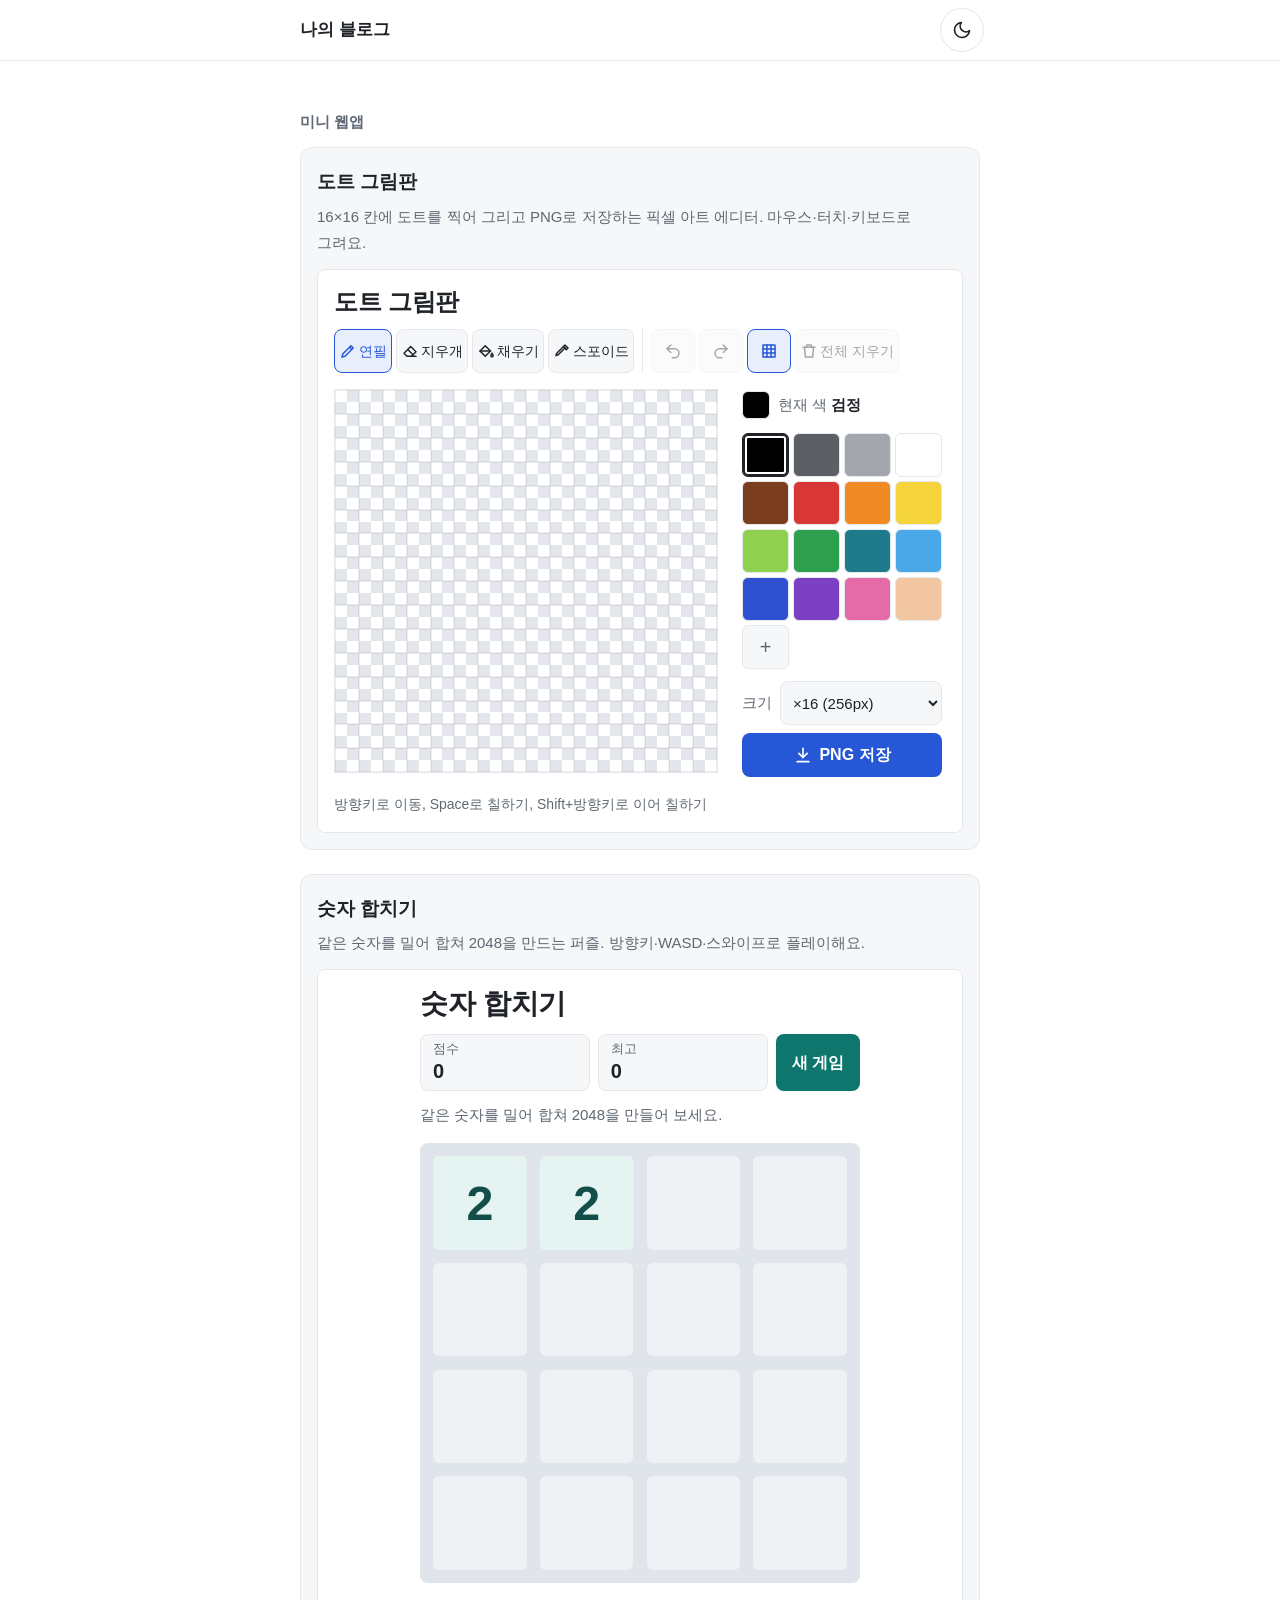
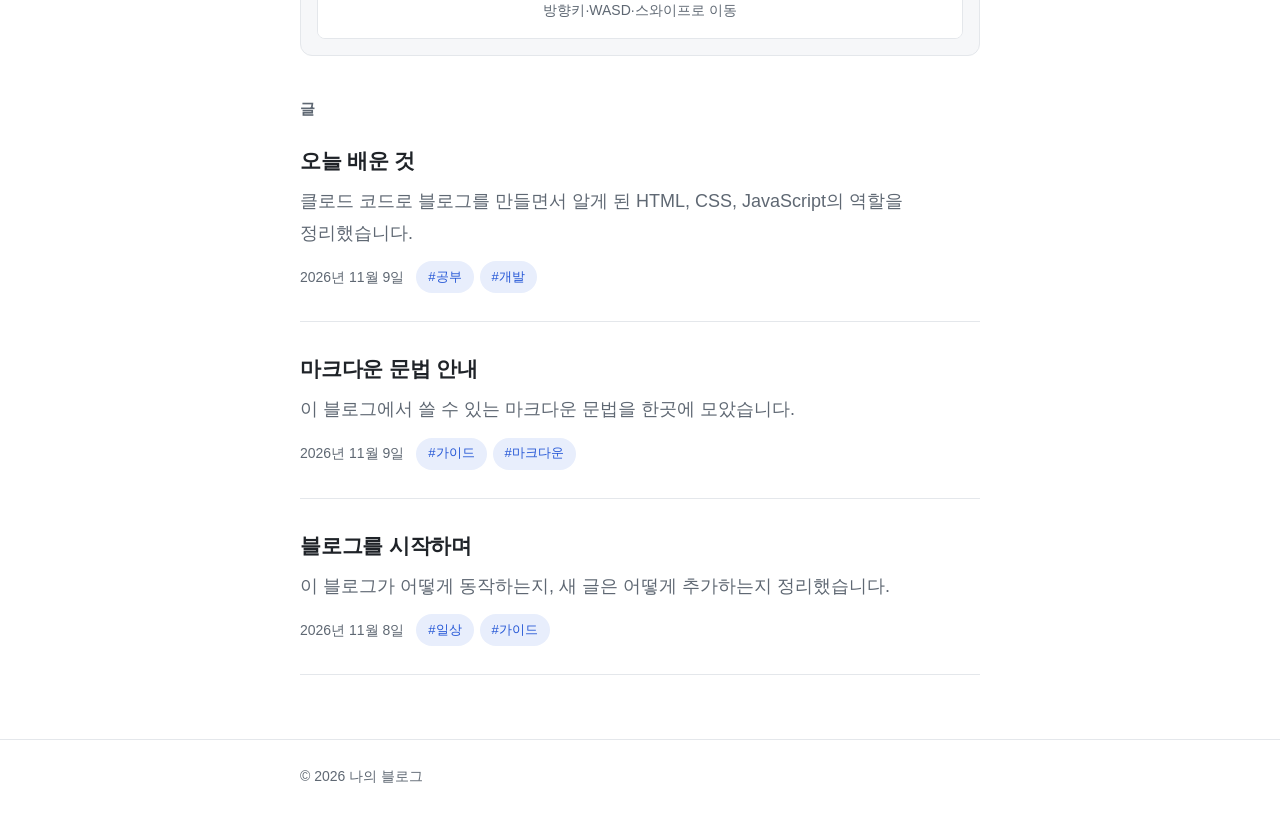
<file: index.html>
<!doctype html>
<html lang="ko">
<head>
  <meta charset="utf-8">
  <meta name="viewport" content="width=device-width, initial-scale=1">
  <title>나의 블로그</title>
  <meta name="description" content="마크다운으로 쓰는 개인 블로그">
  <link rel="icon" href="data:image/svg+xml,%3Csvg xmlns='http://www.w3.org/2000/svg' viewBox='0 0 100 100'%3E%3Ctext y='.9em' font-size='90'%3E%F0%9F%93%9D%3C/text%3E%3C/svg%3E">
  <script>
    // 첫 화면을 그리기 전에 저장된 테마를 적용해 깜빡임을 막는다
    try {
      const theme = localStorage.getItem('theme');
      if (theme === 'dark' || theme === 'light') document.documentElement.dataset.theme = theme;
    } catch (e) {}
  </script>
  <link rel="stylesheet" href="css/style.css">
  <script type="module" src="js/main.js"></script>
</head>
<body>
  <a class="skip-link" href="#app">본문으로 건너뛰기</a>

  <header class="site-header">
    <div class="container header-inner">
      <a class="site-title" href="#/">나의 블로그</a>
      <button type="button" class="theme-toggle" id="theme-toggle" aria-label="다크 모드로 전환">
        <svg class="icon icon-moon" viewBox="0 0 24 24" aria-hidden="true">
          <path d="M21 12.8A9 9 0 1 1 11.2 3a7 7 0 0 0 9.8 9.8z" />
        </svg>
        <svg class="icon icon-sun" viewBox="0 0 24 24" aria-hidden="true">
          <circle cx="12" cy="12" r="4" />
          <path d="M12 2v2M12 20v2M4.9 4.9l1.4 1.4M17.7 17.7l1.4 1.4M2 12h2M20 12h2M4.9 19.1l1.4-1.4M17.7 6.3l1.4-1.4" />
        </svg>
      </button>
    </div>
  </header>

  <main id="app" class="container site-main" tabindex="-1">
    <noscript>
      <p class="message">이 블로그는 JavaScript가 켜져 있어야 글을 보여줄 수 있어요.</p>
    </noscript>
  </main>

  <footer class="site-footer">
    <div class="container">© 2026 나의 블로그</div>
  </footer>
</body>
</html>
</file>
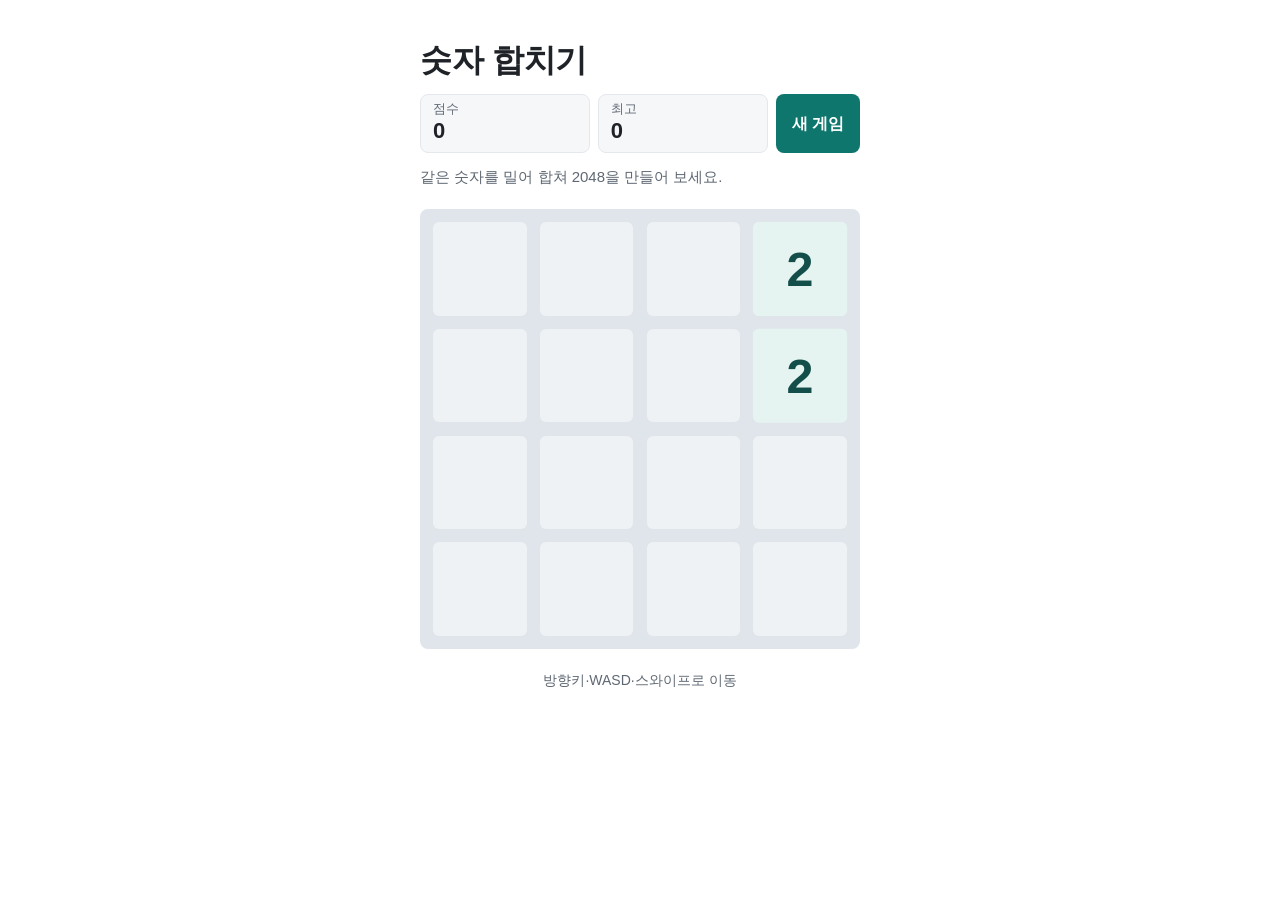
<file: apps/number-merge/index.html>
<!doctype html>
<html lang="ko">
<head>
  <meta charset="utf-8">
  <meta name="viewport" content="width=device-width, initial-scale=1">
  <title>숫자 합치기</title>
  <meta name="description" content="같은 숫자를 밀어 합쳐 2048을 만드는 퍼즐. 키보드와 스와이프로 플레이.">
  <link rel="icon" href="data:image/svg+xml,%3Csvg xmlns='http://www.w3.org/2000/svg' viewBox='0 0 100 100'%3E%3Ctext y='.9em' font-size='90'%3E%F0%9F%94%A2%3C/text%3E%3C/svg%3E">
  <script>
    // 블로그에서 고른 테마를 첫 화면 전에 적용해 깜빡임을 막는다
    try {
      const theme = localStorage.getItem('theme');
      if (theme === 'dark' || theme === 'light') document.documentElement.dataset.theme = theme;
    } catch (e) {}
  </script>
  <link rel="stylesheet" href="style.css">
  <script type="module" src="ui.js"></script>
</head>
<body>
  <div class="app">
    <header class="app-header">
      <h1 class="app-title">숫자 합치기</h1>
      <div class="scoreboard">
        <div class="score-box">
          <span class="score-label" id="score-label">점수</span>
          <span class="score-value" id="score" aria-labelledby="score-label">0</span>
        </div>
        <div class="score-box">
          <span class="score-label" id="best-label">최고</span>
          <span class="score-value" id="best" aria-labelledby="best-label">0</span>
        </div>
        <button type="button" class="button" id="new-game">새 게임</button>
      </div>
      <p class="app-intro">같은 숫자를 밀어 합쳐 2048을 만들어 보세요.</p>
    </header>

    <main class="app-main">
      <div class="board-wrap">
        <div class="board" id="board" tabindex="0" role="group" aria-label="게임 보드" aria-describedby="controls-hint">
          <div class="cells" id="cells" aria-hidden="true"></div>
          <div class="tiles" id="tiles"></div>
        </div>

        <div class="overlay" id="overlay" role="dialog" aria-labelledby="overlay-title" hidden>
          <p class="overlay-title" id="overlay-title"></p>
          <p class="overlay-detail" id="overlay-detail"></p>
          <div class="overlay-actions">
            <button type="button" class="button" id="continue">계속하기</button>
            <button type="button" class="button" id="overlay-new-game">새 게임</button>
            <button type="button" class="button" id="retry">다시 하기</button>
          </div>
        </div>
      </div>
      <noscript>
        <p class="app-intro">이 게임은 JavaScript가 켜져 있어야 플레이할 수 있어요.</p>
      </noscript>
    </main>

    <footer class="app-footer">
      <p id="controls-hint">방향키·WASD·스와이프로 이동</p>
    </footer>
  </div>

  <div class="visually-hidden" id="status" aria-live="polite"></div>
</body>
</html>
</file>
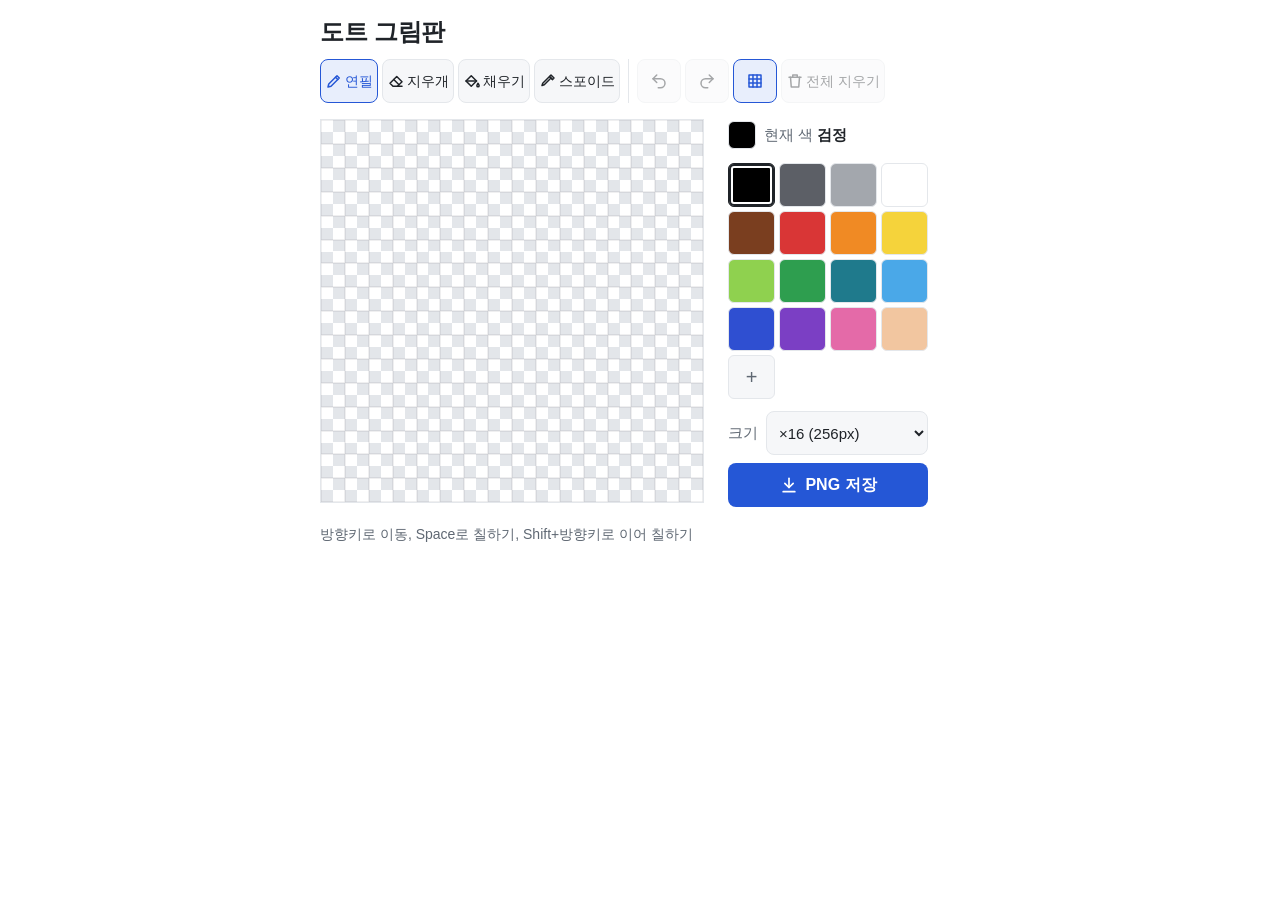
<file: apps/pixel-editor/index.html>
<!doctype html>
<html lang="ko">
<head>
  <meta charset="utf-8">
  <meta name="viewport" content="width=device-width, initial-scale=1">
  <title>도트 그림판</title>
  <meta name="description" content="16×16 칸에 도트를 찍어 그리고 PNG로 저장하는 픽셀 아트 에디터.">
  <link rel="icon" href="data:image/svg+xml,%3Csvg xmlns='http://www.w3.org/2000/svg' viewBox='0 0 100 100'%3E%3Ctext y='.9em' font-size='90'%3E%F0%9F%8E%A8%3C/text%3E%3C/svg%3E">
  <script>
    // 블로그에서 고른 테마를 첫 화면 전에 적용해 깜빡임을 막는다
    try {
      const theme = localStorage.getItem('theme');
      if (theme === 'dark' || theme === 'light') document.documentElement.dataset.theme = theme;
    } catch (e) {}
  </script>
  <link rel="stylesheet" href="style.css">
  <script type="module" src="ui.js"></script>
</head>
<body>
  <div class="app">
    <header class="app-header">
      <h1 class="app-title">도트 그림판</h1>
    </header>

    <main class="app-main">
      <div class="toolbar">
        <div class="tool-group" role="group" aria-label="도구">
          <button type="button" class="tool-button" data-tool="pencil" aria-pressed="true" aria-label="연필" title="연필 (P)" aria-keyshortcuts="P">
            <svg class="icon" viewBox="0 0 24 24" aria-hidden="true" focusable="false"><path d="M4 20l1-4L16 5l3 3L8 19z"/><path d="M14 7l3 3"/></svg>
            <span class="button-label">연필</span>
          </button>
          <button type="button" class="tool-button" data-tool="eraser" aria-pressed="false" aria-label="지우개" title="지우개 (E)" aria-keyshortcuts="E">
            <svg class="icon" viewBox="0 0 24 24" aria-hidden="true" focusable="false"><path d="M4 15l9-9 7 7-6 6H8z"/><path d="M9 10l7 7"/><path d="M14 19h6"/></svg>
            <span class="button-label">지우개</span>
          </button>
          <button type="button" class="tool-button" data-tool="fill" aria-pressed="false" aria-label="채우기" title="채우기 (F)" aria-keyshortcuts="F">
            <svg class="icon" viewBox="0 0 24 24" aria-hidden="true" focusable="false"><path d="M4 12l7-7 7 7-7 7z"/><path d="M4 12h14"/><path d="M20 15c1 1.5 1.5 2.5 1.5 3.2a1.5 1.5 0 01-3 0c0-.7.5-1.7 1.5-3.2z"/></svg>
            <span class="button-label">채우기</span>
          </button>
          <button type="button" class="tool-button" data-tool="picker" aria-pressed="false" aria-label="스포이드" title="스포이드 (I)" aria-keyshortcuts="I">
            <svg class="icon" viewBox="0 0 24 24" aria-hidden="true" focusable="false"><path d="M14 6l4 4"/><path d="M16 4l4 4-2 2-4-4z"/><path d="M15 9l-8 8-3 1 1-3 8-8"/></svg>
            <span class="button-label">스포이드</span>
          </button>
        </div>

        <div class="edit-group" role="group" aria-label="편집">
          <button type="button" class="tool-button" id="undo" aria-label="되돌리기" title="되돌리기 (Ctrl+Z)" aria-keyshortcuts="Control+Z Meta+Z" disabled>
            <svg class="icon" viewBox="0 0 24 24" aria-hidden="true" focusable="false"><path d="M9 14L4 9l5-5"/><path d="M4 9h10a6 6 0 010 12h-3"/></svg>
          </button>
          <button type="button" class="tool-button" id="redo" aria-label="다시하기" title="다시하기 (Ctrl+Shift+Z)" aria-keyshortcuts="Control+Shift+Z Meta+Shift+Z Control+Y" disabled>
            <svg class="icon" viewBox="0 0 24 24" aria-hidden="true" focusable="false"><path d="M15 14l5-5-5-5"/><path d="M20 9H10a6 6 0 000 12h3"/></svg>
          </button>
          <button type="button" class="tool-button" id="grid-toggle" aria-pressed="true" aria-label="격자선" title="격자선 (G)" aria-keyshortcuts="G">
            <svg class="icon" viewBox="0 0 24 24" aria-hidden="true" focusable="false"><rect x="4" y="4" width="16" height="16"/><path d="M9.3 4v16M14.7 4v16M4 9.3h16M4 14.7h16"/></svg>
          </button>
          <button type="button" class="tool-button" id="clear" aria-label="전체 지우기" title="전체 지우기" disabled>
            <svg class="icon" viewBox="0 0 24 24" aria-hidden="true" focusable="false"><path d="M4 7h16"/><path d="M9 7V4h6v3"/><path d="M6 7l1 13h10l1-13"/></svg>
            <span class="button-label">전체 지우기</span>
          </button>
        </div>
      </div>

      <div class="workspace">
        <div class="canvas show-grid" id="canvas" tabindex="0" role="application" aria-label="16×16 그림판" aria-describedby="controls-hint"></div>

        <div class="side">
          <div class="current-color">
            <span class="current-swatch" id="current-swatch" aria-hidden="true"></span>
            <span class="current-text">현재 색 <strong id="current-name">검정</strong></span>
          </div>

          <div class="palette" id="palette" role="group" aria-label="색상 팔레트">
            <label class="swatch swatch-custom" id="custom-swatch" title="사용자 색 고르기">
              <span class="swatch-custom-mark" aria-hidden="true">+</span>
              <input type="color" class="custom-input" id="custom-color" value="#000000" aria-label="사용자 색 고르기">
            </label>
          </div>

          <div class="save-row">
            <label class="scale-field">
              <span class="scale-label">크기</span>
              <select class="select" id="scale">
                <option value="1">×1 (16px)</option>
                <option value="8">×8 (128px)</option>
                <option value="16" selected>×16 (256px)</option>
                <option value="32">×32 (512px)</option>
              </select>
            </label>
            <button type="button" class="button-primary" id="save">
              <svg class="icon" viewBox="0 0 24 24" aria-hidden="true" focusable="false"><path d="M12 4v11"/><path d="M7 10l5 5 5-5"/><path d="M5 20h14"/></svg>
              PNG 저장
            </button>
          </div>
        </div>
      </div>
      <noscript>
        <p class="hint">이 그림판은 JavaScript가 켜져 있어야 쓸 수 있어요.</p>
      </noscript>
    </main>

    <footer class="app-footer">
      <p id="controls-hint">방향키로 이동, Space로 칠하기, Shift+방향키로 이어 칠하기</p>
    </footer>
  </div>

  <dialog class="confirm-dialog" id="clear-dialog" aria-labelledby="clear-dialog-title">
    <form method="dialog" class="confirm-form">
      <p class="confirm-title" id="clear-dialog-title">그림을 모두 지울까요?</p>
      <p class="confirm-detail">되돌리기로 다시 살릴 수 있어요.</p>
      <div class="confirm-actions">
        <button type="submit" class="tool-button" value="cancel" autofocus>취소</button>
        <button type="submit" class="tool-button confirm-button" value="confirm">모두 지우기</button>
      </div>
    </form>
  </dialog>

  <div class="visually-hidden" id="status" aria-live="polite"></div>
  <div class="visually-hidden" id="cursor-status" aria-live="polite"></div>
</body>
</html>
</file>
<file: css/style.css>
/* ===== 색상 토큰 ===== */
:root {
  --bg: #ffffff;
  --surface: #f6f7f9;
  --text: #1f2328;
  --muted: #5f6873;
  --border: #e4e7eb;
  --accent: #2557d6;
  --accent-soft: #e8eefc;
  --code-bg: #f3f4f6;
  --quote: #d0d7de;

  --font-sans: -apple-system, BlinkMacSystemFont, "Apple SD Gothic Neo", "Pretendard", "Noto Sans KR", "Malgun Gothic", sans-serif;
  --font-mono: ui-monospace, SFMono-Regular, "SF Mono", Menlo, Consolas, "D2Coding", monospace;
  --content-width: 680px;
  --gutter: 16px;

  color-scheme: light;
}

/* OS가 다크 모드이고 사용자가 라이트를 고르지 않았을 때 */
@media (prefers-color-scheme: dark) {
  :root:not([data-theme="light"]) {
    --bg: #111317;
    --surface: #191c21;
    --text: #e6e8eb;
    --muted: #9aa3ad;
    --border: #2a2f36;
    --accent: #7aa2ff;
    --accent-soft: #1c2740;
    --code-bg: #1b1f25;
    --quote: #3a414b;
    color-scheme: dark;
  }
}

:root[data-theme="dark"] {
  --bg: #111317;
  --surface: #191c21;
  --text: #e6e8eb;
  --muted: #9aa3ad;
  --border: #2a2f36;
  --accent: #7aa2ff;
  --accent-soft: #1c2740;
  --code-bg: #1b1f25;
  --quote: #3a414b;
  color-scheme: dark;
}

/* ===== 기본 ===== */
*,
*::before,
*::after {
  box-sizing: border-box;
}

html {
  -webkit-text-size-adjust: 100%;
  text-size-adjust: 100%;
}

body {
  margin: 0;
  min-height: 100vh;
  display: flex;
  flex-direction: column;
  background: var(--bg);
  color: var(--text);
  font-family: var(--font-sans);
  font-size: 17px;
  line-height: 1.75;
  word-break: keep-all;
  overflow-wrap: break-word;
  -webkit-font-smoothing: antialiased;
}

@media (prefers-reduced-motion: no-preference) {
  html {
    scroll-behavior: smooth;
  }

  body {
    transition: background-color 0.2s ease, color 0.2s ease;
  }
}

a {
  color: var(--accent);
  text-underline-offset: 0.2em;
}

:focus-visible {
  outline: 2px solid var(--accent);
  outline-offset: 2px;
  border-radius: 4px;
}

::selection {
  background: var(--accent-soft);
}

.visually-hidden {
  position: absolute;
  width: 1px;
  height: 1px;
  margin: -1px;
  padding: 0;
  overflow: hidden;
  clip: rect(0 0 0 0);
  white-space: nowrap;
  border: 0;
}

.skip-link {
  position: absolute;
  top: 8px;
  left: 8px;
  z-index: 100;
  padding: 8px 16px;
  background: var(--bg);
  border: 1px solid var(--border);
  border-radius: 8px;
  transform: translateY(-200%);
}

.skip-link:focus {
  transform: none;
}

.container {
  width: 100%;
  max-width: calc(var(--content-width) + var(--gutter) * 2);
  margin: 0 auto;
  padding: 0 var(--gutter);
}

/* ===== 헤더 ===== */
.site-header {
  position: sticky;
  top: 0;
  z-index: 10;
  background: var(--bg);
  border-bottom: 1px solid var(--border);
}

.header-inner {
  display: flex;
  align-items: center;
  justify-content: space-between;
  min-height: 60px;
}

.site-title {
  display: inline-flex;
  align-items: center;
  min-height: 44px;
  color: var(--text);
  font-size: 1.05rem;
  font-weight: 700;
  text-decoration: none;
}

.theme-toggle {
  display: inline-grid;
  place-items: center;
  width: 44px;
  height: 44px;
  margin-right: -4px;
  padding: 0;
  background: transparent;
  color: var(--text);
  border: 1px solid var(--border);
  border-radius: 50%;
  cursor: pointer;
}

.theme-toggle:hover {
  background: var(--surface);
}

.icon {
  width: 20px;
  height: 20px;
  fill: none;
  stroke: currentColor;
  stroke-width: 2;
  stroke-linecap: round;
  stroke-linejoin: round;
}

/* 현재 테마의 반대 아이콘을 보여준다 (누르면 그 테마로 바뀜) */
.icon-sun {
  display: none;
}

:root[data-theme="dark"] .icon-sun {
  display: block;
}

:root[data-theme="dark"] .icon-moon {
  display: none;
}

@media (prefers-color-scheme: dark) {
  :root:not([data-theme="light"]) .icon-sun {
    display: block;
  }

  :root:not([data-theme="light"]) .icon-moon {
    display: none;
  }
}

/* ===== 본문 영역 ===== */
.site-main {
  flex: 1;
  padding-top: 32px;
  padding-bottom: 64px;
}

.site-main:focus {
  outline: none;
}

/* ===== 글 목록 ===== */
.page-header {
  margin-bottom: 16px;
}

.page-title {
  margin: 0;
  font-size: 1.6rem;
  line-height: 1.4;
}

.page-desc {
  margin: 4px 0 0;
  color: var(--muted);
  font-size: 0.9375rem;
}

/* ===== 웹앱 카드 ===== */
.section-title {
  margin: 0 0 12px;
  color: var(--muted);
  font-size: 0.9375rem;
  font-weight: 600;
}

.app-section {
  margin-bottom: 40px;
}

.app-list {
  display: grid;
  gap: 24px;
  margin: 0;
  padding: 0;
  list-style: none;
}

.app-card {
  padding: 16px;
  border: 1px solid var(--border);
  border-radius: 12px;
  background: var(--surface);
}

.app-card-title {
  margin: 0 0 4px;
  font-size: 1.2rem;
  line-height: 1.45;
}

.app-card-title a {
  display: block;
  padding: 4px 0;
  color: var(--text);
  text-decoration: none;
}

.app-card-title a:hover {
  color: var(--accent);
}

.app-card-desc {
  margin: 0 0 12px;
  color: var(--muted);
  font-size: 0.9375rem;
}

/* 실제 높이는 main.js가 앱 콘텐츠에 맞춰 정한다. 이 값은 앱을 읽기 전 기본값 */
.app-card-frame {
  display: block;
  width: 100%;
  height: 640px;
  border: 1px solid var(--border);
  border-radius: 8px;
  background: var(--bg);
}

.post-list {
  margin: 0;
  padding: 0;
  list-style: none;
}

.post-item {
  padding: 28px 0;
  border-bottom: 1px solid var(--border);
}

.post-item:first-child {
  padding-top: 8px;
}

.post-item-title {
  margin: 0 0 6px;
  font-size: 1.3rem;
  line-height: 1.45;
  letter-spacing: -0.01em;
}

.post-item-title a {
  display: block;
  padding: 4px 0;
  color: var(--text);
  text-decoration: none;
}

.post-item-title a:hover {
  color: var(--accent);
}

.post-item-desc {
  margin: 0 0 12px;
  color: var(--muted);
}

.post-meta {
  display: flex;
  flex-wrap: wrap;
  align-items: center;
  gap: 8px 12px;
  color: var(--muted);
  font-size: 0.875rem;
}

.tag-list {
  display: flex;
  flex-wrap: wrap;
  gap: 6px;
  margin: 0;
  padding: 0;
  list-style: none;
}

.tag {
  display: inline-flex;
  align-items: center;
  min-height: 32px;
  padding: 0 12px;
  background: var(--accent-soft);
  color: var(--accent);
  border-radius: 999px;
  font-size: 0.8125rem;
  text-decoration: none;
}

.tag:hover {
  text-decoration: underline;
}

@media (pointer: coarse) {
  .tag {
    min-height: 44px;
    padding: 0 14px;
  }
}

/* ===== 글 상세 ===== */
.post-header {
  margin-bottom: 40px;
  padding-bottom: 24px;
  border-bottom: 1px solid var(--border);
}

.post-title {
  margin: 0 0 12px;
  font-size: 1.85rem;
  line-height: 1.3;
  letter-spacing: -0.02em;
}

.prose > * {
  margin: 0;
}

.prose > * + * {
  margin-top: 1.25em;
}

.prose h1,
.prose h2,
.prose h3,
.prose h4,
.prose h5,
.prose h6 {
  line-height: 1.4;
  letter-spacing: -0.01em;
  scroll-margin-top: 80px;
}

.prose > h1,
.prose > h2 {
  margin-top: 2.2em;
}

.prose > h3,
.prose > h4,
.prose > h5,
.prose > h6 {
  margin-top: 1.8em;
}

.prose > :first-child {
  margin-top: 0;
}

.prose h1 {
  font-size: 1.6rem;
}

.prose h2 {
  font-size: 1.45rem;
}

.prose h3 {
  font-size: 1.2rem;
}

.prose h4,
.prose h5,
.prose h6 {
  font-size: 1rem;
}

.prose > :is(h1, h2, h3, h4, h5, h6) + * {
  margin-top: 0.75em;
}

.prose ul,
.prose ol {
  padding-left: 1.5em;
}

.prose li + li,
.prose li > ul,
.prose li > ol {
  margin-top: 0.35em;
}

.prose blockquote {
  padding: 0.25em 0 0.25em 1em;
  color: var(--muted);
  border-left: 4px solid var(--quote);
}

.prose blockquote > * {
  margin: 0;
}

.prose blockquote > * + * {
  margin-top: 0.8em;
}

.prose hr {
  margin: 2.5em 0;
  border: 0;
  border-top: 1px solid var(--border);
}

.prose img {
  max-width: 100%;
  height: auto;
  border-radius: 8px;
  vertical-align: middle;
}

.prose code {
  padding: 0.15em 0.4em;
  background: var(--code-bg);
  border-radius: 4px;
  font-family: var(--font-mono);
  font-size: 0.875em;
  word-break: break-word;
}

.prose pre {
  padding: 16px;
  overflow-x: auto;
  background: var(--code-bg);
  border: 1px solid var(--border);
  border-radius: 8px;
  font-size: 0.875rem;
  line-height: 1.6;
  tab-size: 4;
}

.prose pre code {
  padding: 0;
  background: none;
  border-radius: 0;
  font-size: inherit;
  white-space: pre;
  word-break: normal;
}

.table-wrap {
  max-width: 100%;
  overflow-x: auto;
}

.prose table {
  width: 100%;
  border-collapse: collapse;
  font-size: 0.9375rem;
}

.prose th,
.prose td {
  padding: 8px 12px;
  border-bottom: 1px solid var(--border);
  text-align: left;
}

.prose th {
  background: var(--surface);
  font-weight: 600;
}

/* ===== 이전/다음 글 ===== */
.post-nav {
  display: grid;
  gap: 12px;
  margin-top: 56px;
  padding-top: 24px;
  border-top: 1px solid var(--border);
}

.post-nav-link {
  display: block;
  padding: 12px 16px;
  color: var(--text);
  border: 1px solid var(--border);
  border-radius: 8px;
  text-decoration: none;
}

.post-nav-link:hover {
  border-color: var(--accent);
}

.post-nav-label {
  display: block;
  color: var(--muted);
  font-size: 0.8125rem;
}

.post-nav-title {
  display: block;
  font-weight: 600;
}

.back-link {
  margin: 32px 0 0;
}

.back-link a {
  display: inline-flex;
  align-items: center;
  min-height: 44px;
}

/* ===== 안내 메시지 ===== */
.message {
  padding: 48px 0;
  color: var(--muted);
  text-align: center;
}

.message-title {
  margin: 0 0 8px;
  color: var(--text);
  font-size: 1.4rem;
}

.message p {
  margin: 0 0 8px;
}

/* ===== 푸터 ===== */
.site-footer {
  padding: 24px 0;
  color: var(--muted);
  border-top: 1px solid var(--border);
  font-size: 0.875rem;
}

/* ===== 넓은 화면 ===== */
@media (min-width: 600px) {
  .post-nav {
    grid-template-columns: 1fr 1fr;
  }

  .post-nav-next {
    grid-column: 2;
    text-align: right;
  }
}

@media (min-width: 768px) {
  :root {
    --gutter: 24px;
  }

  body {
    font-size: 18px;
  }

  .site-main {
    padding-top: 48px;
  }

  .post-title {
    font-size: 2.2rem;
  }
}
</file>
<file: apps/number-merge/style.css>
/* ===== 색상 토큰 ===== */
:root {
  --bg: #ffffff;
  --surface: #f6f7f9;
  --text: #1f2328;
  --muted: #5f6873;
  --border: #e4e7eb;
  --accent: #0f766e;
  --accent-text: #ffffff;
  --board: #dfe5ea;
  --cell: #eef2f5;
  --overlay: rgb(255 255 255 / 0.85);

  --tile-2-bg: #e6f4f1;
  --tile-2-fg: #134e4a;
  --tile-4-bg: #c7ebe3;
  --tile-4-fg: #134e4a;
  --tile-8-bg: #7ddccb;
  --tile-8-fg: #0f3d3a;
  --tile-16-bg: #3cc4b0;
  --tile-16-fg: #0b2f2c;
  --tile-32-bg: #0f766e;
  --tile-32-fg: #ffffff;
  --tile-64-bg: #0e7490;
  --tile-64-fg: #ffffff;
  --tile-128-bg: #1d4ed8;
  --tile-128-fg: #ffffff;
  --tile-256-bg: #4338ca;
  --tile-256-fg: #ffffff;
  --tile-512-bg: #6d28d9;
  --tile-512-fg: #ffffff;
  --tile-1024-bg: #86198f;
  --tile-1024-fg: #ffffff;
  --tile-2048-bg: #be185d;
  --tile-2048-fg: #ffffff;
  --tile-super-bg: #1f2328;
  --tile-super-fg: #ffffff;

  --font-sans: -apple-system, BlinkMacSystemFont, "Apple SD Gothic Neo", "Pretendard", "Noto Sans KR", "Malgun Gothic", sans-serif;
  --gutter: 16px;
  --app-width: 440px;
  --radius: 8px;
  --move-time: 100ms;
  --pop-time: 120ms;

  color-scheme: light;
}

/* OS가 다크 모드이고 블로그에서 라이트를 고르지 않았을 때 */
@media (prefers-color-scheme: dark) {
  :root:not([data-theme="light"]) {
    --bg: #111317;
    --surface: #191c21;
    --text: #e6e8eb;
    --muted: #9aa3ad;
    --border: #2a2f36;
    --accent: #5eead4;
    --accent-text: #0b1f1d;
    --board: #1c2128;
    --cell: #242a32;
    --overlay: rgb(17 19 23 / 0.85);

    --tile-2-bg: #1e3a37;
    --tile-2-fg: #ccfbf1;
    --tile-4-bg: #30524e;
    --tile-4-fg: #ccfbf1;
    --tile-8-bg: #30726a;
    --tile-8-fg: #f0fdfa;
    /* 4~32는 이웃 단계끼리 구분되도록(ΔE 10 이상) 명도·채도를 벌림 */
    --tile-16-bg: #0d8378;
    --tile-16-fg: #ffffff;
    --tile-32-bg: #00594f;
    --tile-32-fg: #ffffff;
    --tile-64-bg: #0e7490;
    --tile-64-fg: #ffffff;
    --tile-128-bg: #2563eb;
    --tile-128-fg: #ffffff;
    --tile-256-bg: #4f46e5;
    --tile-256-fg: #ffffff;
    --tile-512-bg: #7c3aed;
    --tile-512-fg: #ffffff;
    --tile-1024-bg: #a21caf;
    --tile-1024-fg: #ffffff;
    --tile-2048-bg: #db2777;
    --tile-2048-fg: #ffffff;
    --tile-super-bg: #f1f3f5;
    --tile-super-fg: #111317;

    color-scheme: dark;
  }
}

:root[data-theme="dark"] {
  --bg: #111317;
  --surface: #191c21;
  --text: #e6e8eb;
  --muted: #9aa3ad;
  --border: #2a2f36;
  --accent: #5eead4;
  --accent-text: #0b1f1d;
  --board: #1c2128;
  --cell: #242a32;
  --overlay: rgb(17 19 23 / 0.85);

  --tile-2-bg: #1e3a37;
  --tile-2-fg: #ccfbf1;
  --tile-4-bg: #30524e;
  --tile-4-fg: #ccfbf1;
  --tile-8-bg: #30726a;
  --tile-8-fg: #f0fdfa;
  --tile-16-bg: #0d8378;
  --tile-16-fg: #ffffff;
  --tile-32-bg: #00594f;
  --tile-32-fg: #ffffff;
  --tile-64-bg: #0e7490;
  --tile-64-fg: #ffffff;
  --tile-128-bg: #2563eb;
  --tile-128-fg: #ffffff;
  --tile-256-bg: #4f46e5;
  --tile-256-fg: #ffffff;
  --tile-512-bg: #7c3aed;
  --tile-512-fg: #ffffff;
  --tile-1024-bg: #a21caf;
  --tile-1024-fg: #ffffff;
  --tile-2048-bg: #db2777;
  --tile-2048-fg: #ffffff;
  --tile-super-bg: #f1f3f5;
  --tile-super-fg: #111317;

  color-scheme: dark;
}

/* ===== 기본 ===== */
*,
*::before,
*::after {
  box-sizing: border-box;
}

html {
  -webkit-text-size-adjust: 100%;
  text-size-adjust: 100%;
  overscroll-behavior: none;
}

body {
  margin: 0;
  min-height: 100vh;
  background: var(--bg);
  color: var(--text);
  font-family: var(--font-sans);
  font-size: 16px;
  line-height: 1.6;
  word-break: keep-all;
  overflow-wrap: break-word;
  overscroll-behavior: none;
  -webkit-font-smoothing: antialiased;
  -webkit-tap-highlight-color: transparent;
}

p {
  margin: 0;
}

:focus-visible {
  outline: 3px solid var(--accent);
  outline-offset: 2px;
}

.visually-hidden {
  position: absolute;
  width: 1px;
  height: 1px;
  margin: -1px;
  padding: 0;
  overflow: hidden;
  clip: rect(0 0 0 0);
  white-space: nowrap;
  border: 0;
}

/* ===== 레이아웃 ===== */
.app {
  width: 100%;
  max-width: calc(var(--app-width) + var(--gutter) * 2);
  margin: 0 auto;
  padding: var(--gutter);
  display: flex;
  flex-direction: column;
  gap: 16px;
}

.app-title {
  margin: 0 0 12px;
  font-size: 1.75rem;
  line-height: 1.3;
  font-weight: 800;
  letter-spacing: -0.01em;
}

.scoreboard {
  display: flex;
  align-items: stretch;
  gap: 8px;
}

.score-box {
  position: relative;
  flex: 1 1 0;
  min-width: 0;
  display: flex;
  flex-direction: column;
  justify-content: center;
  padding: 6px 12px;
  background: var(--surface);
  border: 1px solid var(--border);
  border-radius: var(--radius);
}

.score-label {
  font-size: 0.8125rem;
  color: var(--muted);
  line-height: 1.3;
}

.score-value {
  font-size: 1.25rem;
  font-weight: 700;
  font-variant-numeric: tabular-nums;
  line-height: 1.3;
  white-space: nowrap;
  overflow: hidden;
  text-overflow: ellipsis;
}

.score-add {
  position: absolute;
  right: 12px;
  top: 4px;
  font-size: 0.9375rem;
  font-weight: 700;
  color: var(--accent);
  pointer-events: none;
  animation: float-up 600ms ease-out forwards;
}

.app-intro {
  margin-top: 12px;
  color: var(--muted);
  font-size: 0.9375rem;
}

.app-footer {
  color: var(--muted);
  font-size: 0.875rem;
  text-align: center;
}

/* ===== 버튼 ===== */
.button {
  min-width: 44px;
  min-height: 44px;
  padding: 0 16px;
  border: 0;
  border-radius: var(--radius);
  background: var(--accent);
  color: var(--accent-text);
  font: inherit;
  font-weight: 700;
  white-space: nowrap;
  cursor: pointer;
}

.button:hover {
  filter: brightness(1.08);
}

.button:focus-visible {
  outline-color: var(--text);
}

/* ===== 보드 ===== */
.board-wrap {
  position: relative;
  width: min(100%, var(--app-width));
  aspect-ratio: 1;
  margin: 0 auto;
  container-type: inline-size;
}

.board {
  --size: 4;
  --gap: 3cqi;
  position: absolute;
  inset: 0;
  padding: var(--gap);
  background: var(--board);
  border-radius: var(--radius);
  touch-action: none;
  user-select: none;
  -webkit-user-select: none;
}

.cells {
  display: grid;
  grid-template-columns: repeat(var(--size), 1fr);
  grid-template-rows: repeat(var(--size), 1fr);
  gap: var(--gap);
  width: 100%;
  height: 100%;
}

.cell {
  background: var(--cell);
  border-radius: calc(var(--radius) - 2px);
}

.tiles {
  position: absolute;
  inset: var(--gap);
}

.tile {
  --tile-bg: var(--tile-super-bg);
  --tile-fg: var(--tile-super-fg);
  position: absolute;
  top: 0;
  left: 0;
  width: calc((100% - (var(--size) - 1) * var(--gap)) / var(--size));
  height: calc((100% - (var(--size) - 1) * var(--gap)) / var(--size));
  transform: translate(
    calc(var(--col) * (100% + var(--gap))),
    calc(var(--row) * (100% + var(--gap)))
  );
  transition: transform var(--move-time) ease-in-out;
  z-index: 1;
}

.tile.is-merged {
  z-index: 2;
}

.tile-inner {
  display: flex;
  align-items: center;
  justify-content: center;
  width: 100%;
  height: 100%;
  border-radius: calc(var(--radius) - 2px);
  background: var(--tile-bg);
  color: var(--tile-fg);
  font-size: clamp(18px, 11cqi, 52px);
  font-weight: 700;
  font-variant-numeric: tabular-nums;
  line-height: 1;
  white-space: nowrap;
}

.tile[data-len="3"] .tile-inner {
  font-size: clamp(16px, 9cqi, 42px);
}

.tile[data-len="4"] .tile-inner {
  font-size: clamp(13px, 7cqi, 34px);
}

.tile[data-len="5"] .tile-inner {
  font-size: clamp(11px, 5.5cqi, 26px);
}

.tile.is-new .tile-inner {
  animation: tile-appear var(--pop-time) ease-out var(--move-time) backwards;
}

.tile.is-merged .tile-inner {
  animation: tile-pop var(--pop-time) ease-in-out var(--move-time) backwards;
}

.tile[data-value="2"] { --tile-bg: var(--tile-2-bg); --tile-fg: var(--tile-2-fg); }
.tile[data-value="4"] { --tile-bg: var(--tile-4-bg); --tile-fg: var(--tile-4-fg); }
.tile[data-value="8"] { --tile-bg: var(--tile-8-bg); --tile-fg: var(--tile-8-fg); }
.tile[data-value="16"] { --tile-bg: var(--tile-16-bg); --tile-fg: var(--tile-16-fg); }
.tile[data-value="32"] { --tile-bg: var(--tile-32-bg); --tile-fg: var(--tile-32-fg); }
.tile[data-value="64"] { --tile-bg: var(--tile-64-bg); --tile-fg: var(--tile-64-fg); }
.tile[data-value="128"] { --tile-bg: var(--tile-128-bg); --tile-fg: var(--tile-128-fg); }
.tile[data-value="256"] { --tile-bg: var(--tile-256-bg); --tile-fg: var(--tile-256-fg); }
.tile[data-value="512"] { --tile-bg: var(--tile-512-bg); --tile-fg: var(--tile-512-fg); }
.tile[data-value="1024"] { --tile-bg: var(--tile-1024-bg); --tile-fg: var(--tile-1024-fg); }
.tile[data-value="2048"] { --tile-bg: var(--tile-2048-bg); --tile-fg: var(--tile-2048-fg); }

/* ===== 오버레이 ===== */
.overlay {
  position: absolute;
  inset: 0;
  z-index: 10;
  display: flex;
  flex-direction: column;
  align-items: center;
  justify-content: center;
  gap: 8px;
  padding: 16px;
  background: var(--overlay);
  border-radius: var(--radius);
  text-align: center;
}

.overlay[hidden] {
  display: none;
}

.overlay-title {
  font-size: 1.375rem;
  font-weight: 800;
  line-height: 1.4;
}

.overlay-detail {
  color: var(--text);
  font-variant-numeric: tabular-nums;
}

.overlay-detail:empty {
  display: none;
}

.overlay-actions {
  display: flex;
  flex-wrap: wrap;
  justify-content: center;
  gap: 8px;
  margin-top: 8px;
}

/* ===== 애니메이션 ===== */
@keyframes tile-appear {
  from {
    opacity: 0;
    transform: scale(0.6);
  }
  to {
    opacity: 1;
    transform: scale(1);
  }
}

@keyframes tile-pop {
  0% {
    transform: scale(1);
  }
  50% {
    transform: scale(1.1);
  }
  100% {
    transform: scale(1);
  }
}

@keyframes float-up {
  from {
    opacity: 1;
    transform: translateY(0);
  }
  to {
    opacity: 0;
    transform: translateY(-24px);
  }
}

@media (prefers-reduced-motion: reduce) {
  .tile {
    transition: none;
  }

  .tile.is-new .tile-inner,
  .tile.is-merged .tile-inner {
    animation: none;
  }

  .score-add {
    display: none;
  }
}

/* ===== 넓은 화면 ===== */
@media (min-width: 768px) {
  .app {
    padding-top: 40px;
    gap: 20px;
  }

  .app-title {
    font-size: 2rem;
  }

  .score-value {
    font-size: 1.375rem;
  }
}
</file>
<file: apps/pixel-editor/style.css>
/* ===== 색상 토큰 ===== */
:root {
  --bg: #ffffff;
  --surface: #f6f7f9;
  --text: #1f2328;
  --muted: #5f6873;
  --border: #e4e7eb;
  --accent: #2557d6;
  --accent-text: #ffffff;
  --accent-soft: #e8eefc;
  --checker-a: #ffffff;
  --checker-b: #e3e6ea;
  --grid-line: rgb(31 35 40 / 0.14);
  --cursor: #2557d6;
  --backdrop: rgb(17 19 23 / 0.4);

  --font-sans: -apple-system, BlinkMacSystemFont, "Apple SD Gothic Neo", "Pretendard", "Noto Sans KR", "Malgun Gothic", sans-serif;
  --gutter: 16px;
  --app-width: 640px;
  --canvas-max: 384px;
  --radius: 8px;
  --touch: 44px;
  --transition: 100ms;

  color-scheme: light;
}

/* OS가 다크 모드이고 블로그에서 라이트를 고르지 않았을 때 */
@media (prefers-color-scheme: dark) {
  :root:not([data-theme="light"]) {
    --bg: #111317;
    --surface: #191c21;
    --text: #e6e8eb;
    --muted: #9aa3ad;
    --border: #2a2f36;
    --accent: #7aa2ff;
    --accent-text: #0b1530;
    --accent-soft: #1c2740;
    --checker-a: #2a2f36;
    --checker-b: #20242b;
    --grid-line: rgb(230 232 235 / 0.14);
    --cursor: #7aa2ff;
    --backdrop: rgb(0 0 0 / 0.6);

    color-scheme: dark;
  }
}

:root[data-theme="dark"] {
  --bg: #111317;
  --surface: #191c21;
  --text: #e6e8eb;
  --muted: #9aa3ad;
  --border: #2a2f36;
  --accent: #7aa2ff;
  --accent-text: #0b1530;
  --accent-soft: #1c2740;
  --checker-a: #2a2f36;
  --checker-b: #20242b;
  --grid-line: rgb(230 232 235 / 0.14);
  --cursor: #7aa2ff;
  --backdrop: rgb(0 0 0 / 0.6);

  color-scheme: dark;
}

/* ===== 기본 ===== */
*,
*::before,
*::after {
  box-sizing: border-box;
}

html {
  -webkit-text-size-adjust: 100%;
  text-size-adjust: 100%;
  overscroll-behavior: none;
}

body {
  margin: 0;
  min-height: 100vh;
  background: var(--bg);
  color: var(--text);
  font-family: var(--font-sans);
  font-size: 16px;
  line-height: 1.6;
  word-break: keep-all;
  overflow-wrap: break-word;
  overscroll-behavior: none;
  -webkit-font-smoothing: antialiased;
  -webkit-tap-highlight-color: transparent;
}

p {
  margin: 0;
}

:focus-visible {
  outline: 3px solid var(--accent);
  outline-offset: 2px;
}

.visually-hidden {
  position: absolute;
  width: 1px;
  height: 1px;
  margin: -1px;
  padding: 0;
  overflow: hidden;
  clip: rect(0 0 0 0);
  white-space: nowrap;
  border: 0;
}

.icon {
  flex: none;
  width: 20px;
  height: 20px;
  fill: none;
  stroke: currentColor;
  stroke-width: 2;
  stroke-linecap: round;
  stroke-linejoin: round;
}

/* ===== 레이아웃 ===== */
.app {
  width: 100%;
  max-width: calc(var(--app-width) + var(--gutter) * 2);
  margin: 0 auto;
  padding: var(--gutter);
}

.app-title {
  margin: 0 0 12px;
  font-size: 1.5rem;
  line-height: 1.3;
  font-weight: 800;
  letter-spacing: -0.01em;
}

.app-main {
  display: grid;
  gap: 16px;
}

.app-footer {
  margin-top: 16px;
  color: var(--muted);
  font-size: 0.875rem;
}

.hint {
  color: var(--muted);
}

/* ===== 도구 막대 ===== */
.toolbar {
  display: grid;
  gap: 8px;
}

.tool-group,
.edit-group {
  display: grid;
  grid-template-columns: repeat(4, minmax(0, 1fr));
  gap: 4px;
}

.tool-button {
  position: relative;
  display: inline-flex;
  align-items: center;
  justify-content: center;
  gap: 4px;
  min-width: var(--touch);
  min-height: var(--touch);
  padding: 0 8px;
  border: 1px solid var(--border);
  border-radius: var(--radius);
  background: var(--surface);
  color: var(--text);
  font: inherit;
  font-size: 0.9375rem;
  white-space: nowrap;
  cursor: pointer;
  transition: background-color var(--transition), border-color var(--transition), color var(--transition);
}

.tool-button:hover:not(:disabled) {
  border-color: var(--muted);
}

.tool-button[aria-pressed="true"] {
  background: var(--accent-soft);
  border-color: var(--accent);
  color: var(--accent);
}

.tool-button:disabled {
  opacity: 0.4;
  cursor: not-allowed;
}

/* 좁은 화면에서는 아이콘만 보이고 이름은 aria-label로 유지 */
.button-label {
  position: absolute;
  width: 1px;
  height: 1px;
  overflow: hidden;
  clip: rect(0 0 0 0);
  white-space: nowrap;
}

/* ===== 작업 영역 ===== */
.workspace {
  display: grid;
  gap: 16px;
}

.canvas {
  display: grid;
  grid-template-columns: repeat(16, minmax(0, 1fr));
  grid-template-rows: repeat(16, minmax(0, 1fr));
  width: min(100%, var(--canvas-max));
  aspect-ratio: 1;
  margin: 0 auto;
  border: 1px solid var(--border);
  touch-action: none;
  user-select: none;
  -webkit-user-select: none;
  cursor: crosshair;
}

.cell {
  min-width: 0;
  min-height: 0;
}

/* 투명 칸은 칸 하나를 2×2 체크무늬로 */
.cell[data-empty] {
  background: conic-gradient(
    var(--checker-b) 0 25%,
    var(--checker-a) 0 50%,
    var(--checker-b) 0 75%,
    var(--checker-a) 0
  );
}

.canvas.show-grid .cell {
  box-shadow: inset 0 0 0 0.5px var(--grid-line);
}

.cell.is-hover {
  outline: 2px solid color-mix(in srgb, var(--text) 45%, transparent);
  outline-offset: -2px;
}

/* 키보드로 들어왔을 때만 커서를 보인다 */
.canvas:focus-visible .cell.is-cursor {
  position: relative;
  outline: 2px solid var(--cursor);
  outline-offset: -2px;
  box-shadow: inset 0 0 0 4px var(--bg);
}

/* ===== 색 ===== */
.side {
  display: grid;
  gap: 12px;
  align-content: start;
}

.current-color {
  display: flex;
  align-items: center;
  gap: 8px;
  min-height: 32px;
}

.current-swatch {
  flex: none;
  width: 28px;
  height: 28px;
  border: 1px solid var(--border);
  border-radius: 6px;
  background: var(--swatch);
}

.current-swatch[data-empty] {
  background: conic-gradient(
    var(--checker-b) 0 25%,
    var(--checker-a) 0 50%,
    var(--checker-b) 0 75%,
    var(--checker-a) 0
  );
  background-size: 14px 14px;
}

.current-text {
  color: var(--muted);
  font-size: 0.9375rem;
  white-space: nowrap;
  overflow: hidden;
  text-overflow: ellipsis;
}

.current-text strong {
  color: var(--text);
  font-weight: 700;
}

.palette {
  display: grid;
  grid-template-columns: repeat(auto-fill, minmax(var(--touch), 1fr));
  gap: 4px;
}

.swatch {
  position: relative;
  display: block;
  min-width: var(--touch);
  height: var(--touch);
  padding: 0;
  border: 1px solid var(--border);
  border-radius: 6px;
  background: var(--swatch);
  cursor: pointer;
}

/* 밝은 색·어두운 색 어디서나 보이게 바깥 --text, 안쪽 --bg 이중 링 */
.swatch[aria-pressed="true"],
.swatch.is-selected {
  border-color: var(--text);
  box-shadow: inset 0 0 0 2px var(--text), inset 0 0 0 4px var(--bg);
}

.swatch-custom {
  display: flex;
  align-items: center;
  justify-content: center;
  background: var(--surface);
  color: var(--muted);
}

.swatch-custom[data-has-color] {
  background: var(--swatch);
}

.swatch-custom[data-has-color] .swatch-custom-mark {
  display: none;
}

.swatch-custom-mark {
  font-size: 1.25rem;
  line-height: 1;
}

.swatch-custom:has(.custom-input:focus-visible) {
  outline: 3px solid var(--accent);
  outline-offset: 2px;
}

/* 실제 입력은 스와치 전체를 덮는 투명 레이어로 둔다 */
.custom-input {
  position: absolute;
  inset: 0;
  width: 100%;
  height: 100%;
  margin: 0;
  padding: 0;
  border: 0;
  opacity: 0;
  cursor: pointer;
}

/* ===== 저장 ===== */
.save-row {
  display: flex;
  flex-wrap: wrap;
  align-items: center;
  gap: 8px;
}

.scale-field {
  display: flex;
  align-items: center;
  gap: 8px;
}

.scale-label {
  color: var(--muted);
  font-size: 0.9375rem;
}

.select {
  min-height: var(--touch);
  padding: 0 8px;
  border: 1px solid var(--border);
  border-radius: var(--radius);
  background: var(--surface);
  color: var(--text);
  font: inherit;
  font-size: 0.9375rem;
  cursor: pointer;
}

.button-primary {
  display: inline-flex;
  align-items: center;
  justify-content: center;
  gap: 6px;
  min-width: var(--touch);
  min-height: var(--touch);
  padding: 0 16px;
  border: 0;
  border-radius: var(--radius);
  background: var(--accent);
  color: var(--accent-text);
  font: inherit;
  font-weight: 700;
  white-space: nowrap;
  cursor: pointer;
}

.button-primary:hover {
  filter: brightness(1.08);
}

.button-primary:focus-visible {
  outline-color: var(--text);
}

/* ===== 대화상자 ===== */
.confirm-dialog {
  width: min(calc(100% - var(--gutter) * 2), 360px);
  padding: 20px;
  border: 1px solid var(--border);
  border-radius: 12px;
  background: var(--bg);
  color: var(--text);
}

.confirm-dialog::backdrop {
  background: var(--backdrop);
}

.confirm-title {
  font-size: 1.0625rem;
  font-weight: 700;
}

.confirm-detail {
  margin-top: 4px;
  color: var(--muted);
  font-size: 0.9375rem;
}

.confirm-actions {
  display: flex;
  justify-content: flex-end;
  gap: 8px;
  margin-top: 16px;
}

.confirm-button {
  border-color: var(--accent);
  color: var(--accent);
  font-weight: 700;
}

/* ===== 넓은 화면 ===== */
@media (min-width: 480px) {
  .tool-group .button-label,
  .edit-group .button-label {
    position: static;
    width: auto;
    height: auto;
    overflow: visible;
    clip: auto;
  }

  .edit-group {
    grid-template-columns: var(--touch) var(--touch) var(--touch) minmax(0, 1fr);
  }
}

@media (min-width: 600px) {
  .toolbar {
    display: flex;
    flex-wrap: wrap;
    align-items: center;
    gap: 8px;
  }

  .tool-group,
  .edit-group {
    display: flex;
    gap: 4px;
  }

  .edit-group {
    padding-left: 8px;
    border-left: 1px solid var(--border);
  }

  /* 앱 폭 600px(콘텐츠 568px)에서도 도구 막대가 한 줄에 들어가도록 좁힌다 */
  .toolbar .tool-button {
    gap: 2px;
    padding: 0 4px;
    font-size: 0.875rem;
  }

  .toolbar .icon {
    width: 18px;
    height: 18px;
  }

  .workspace {
    grid-template-columns: minmax(0, var(--canvas-max)) 200px;
    gap: 24px;
    align-items: start;
  }

  .canvas {
    width: 100%;
  }

  .save-row {
    flex-direction: column;
    align-items: stretch;
  }

  .scale-field .select {
    flex: 1 1 auto;
    min-width: 0;
  }
}

@media (prefers-reduced-motion: reduce) {
  .tool-button {
    transition: none;
  }
}
</file>
